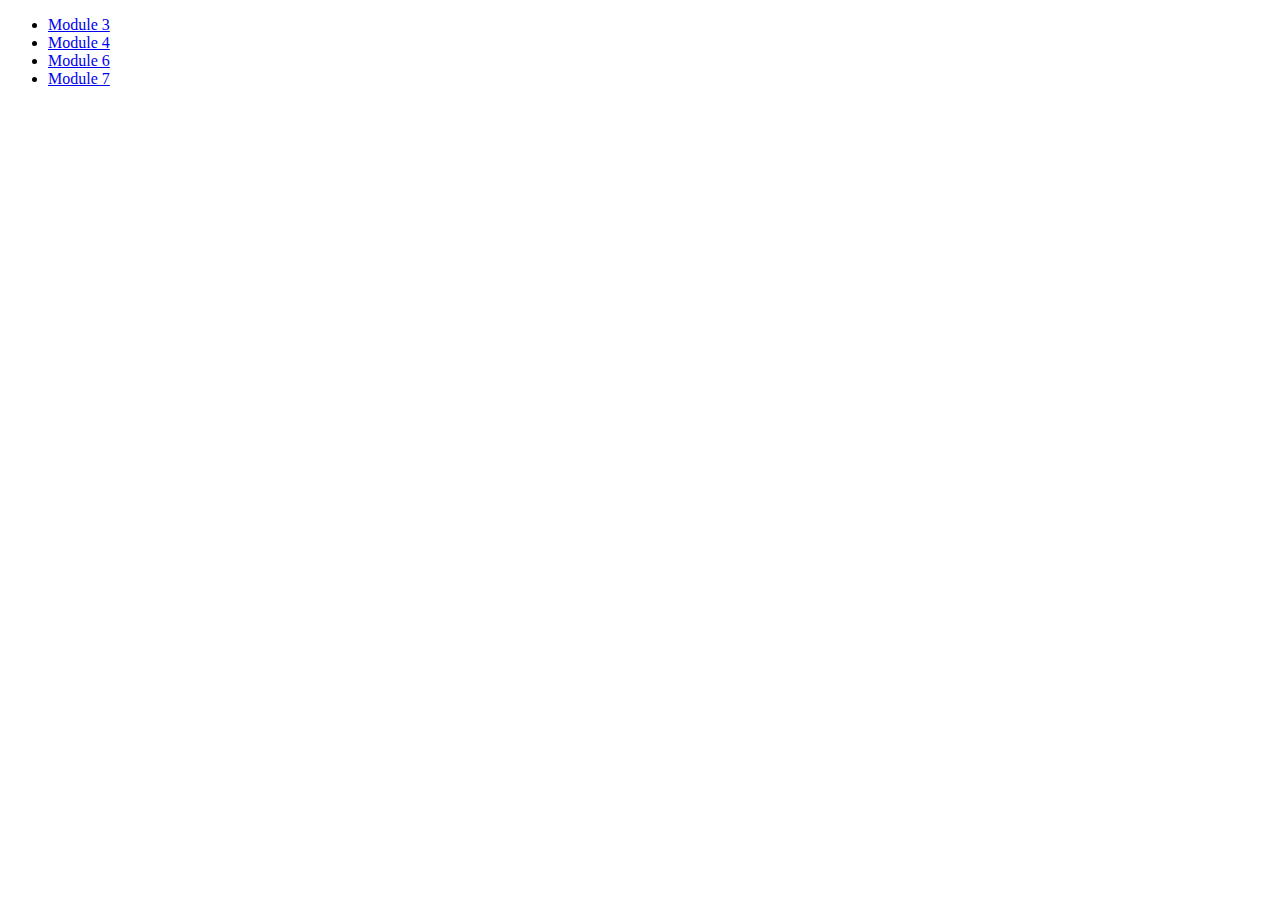
<file: index.html>
<!DOCTYPE html>
<html lang="en">

<head>
    <meta charset="UTF-8">
    <meta name="viewport" content="width=device-width, initial-scale=1.0">
    <title>WEB 210</title>
</head>

<body>
    <ul>
        <li><a href="mod3/index.html">Module 3</a></li>
        <li><a href="mod4/Yaremko.html">Module 4</a></li>
        <li><a href="mod6/Yaremko2.html">Module 6</a></li>
        <li><a href="mod7/Yaremkocontact.html">Module 7</a></li>
    </ul>
</body>

</html>
</file>
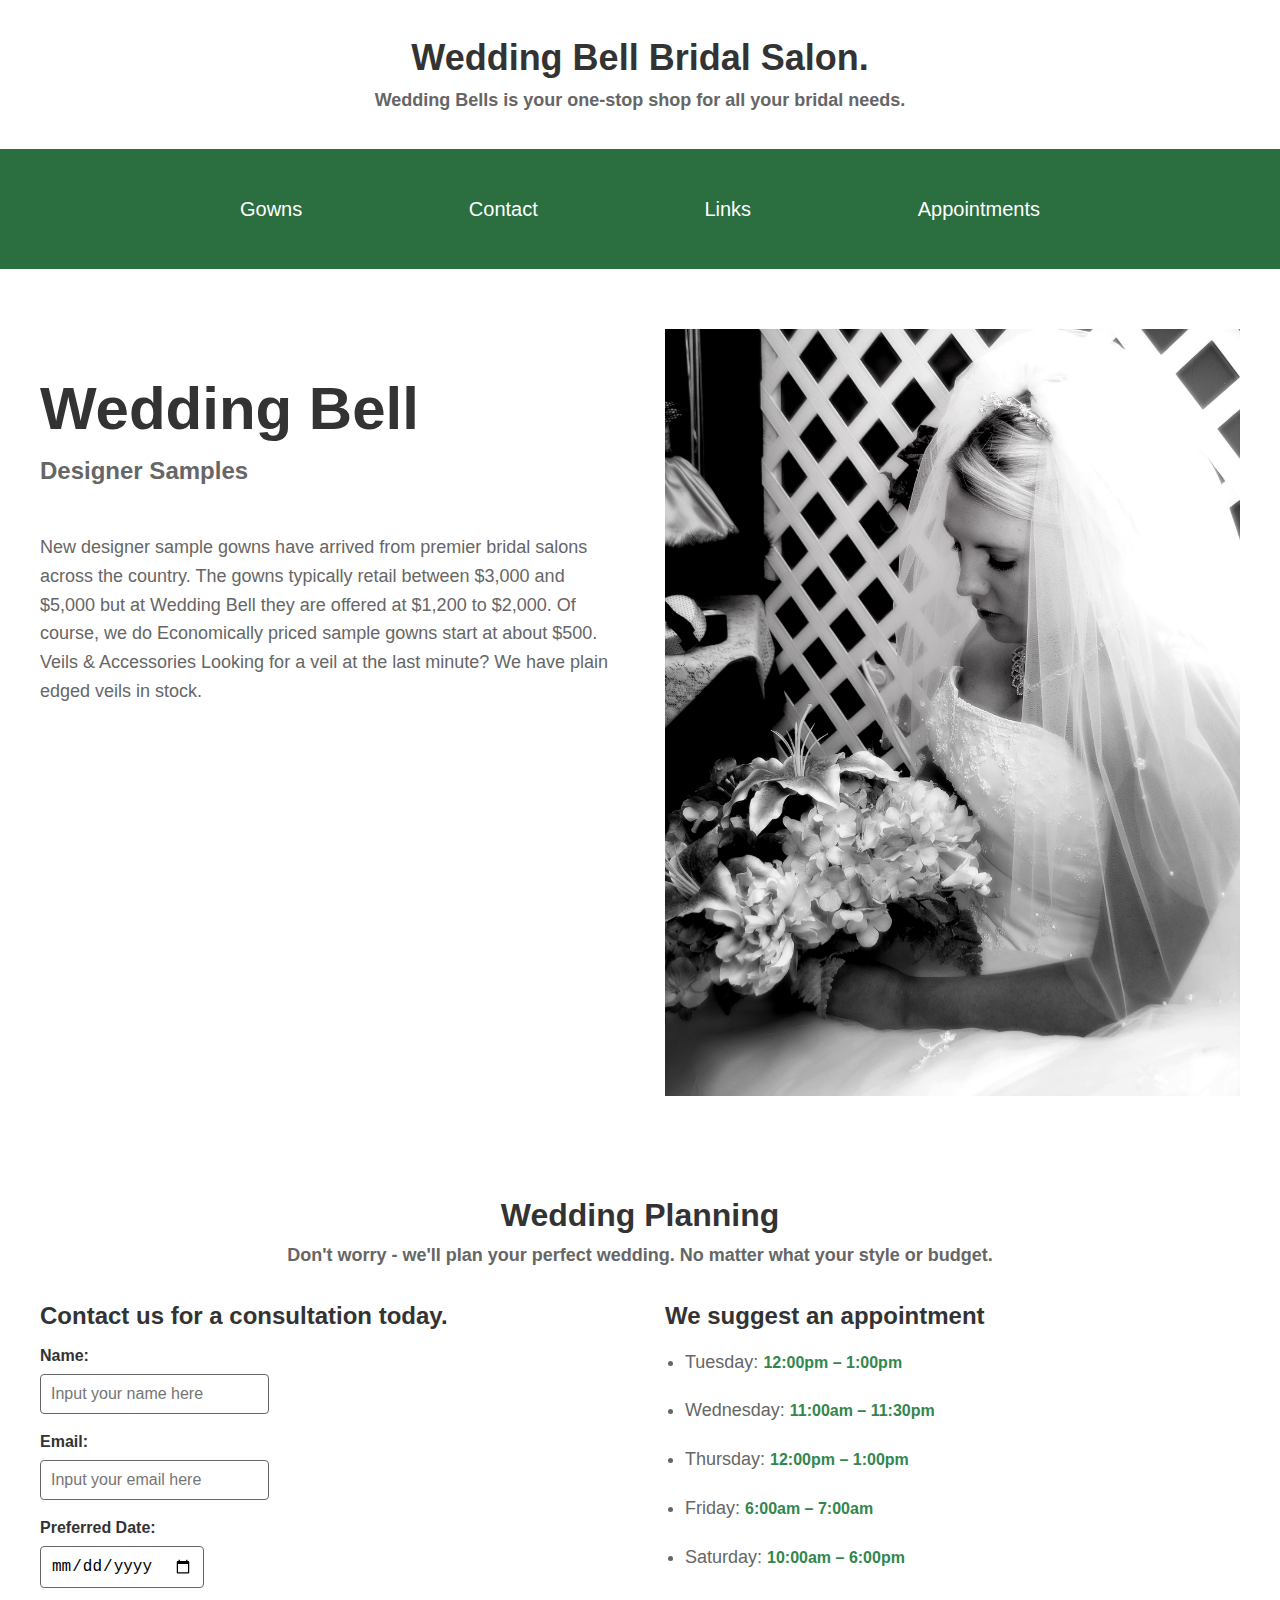
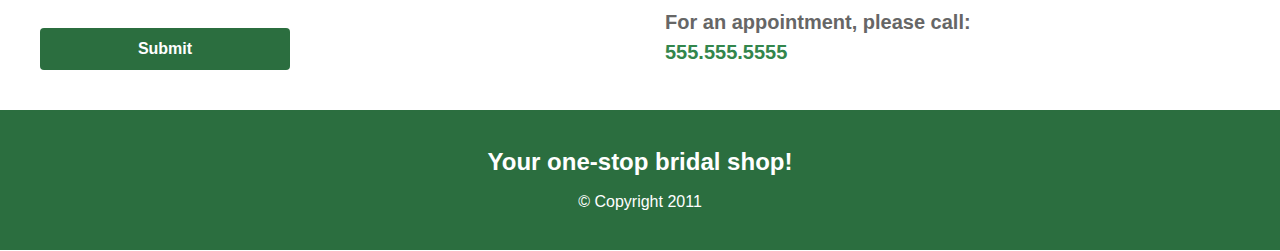
<file: mod11/index.html>
<!DOCTYPE html>
<html lang="en">

<head>
    <!--
        Maksym Yaremko
        April 5, 2026
        WEB 210, Mod 11 - ARIA Landmarks
    -->
    <meta charset="UTF-8">
    <meta name="viewport" content="width=device-width, initial-scale=1.0">
    <title>Wedding Bell Bridal Salon.</title>
    <link rel="stylesheet" href="style.css">
</head>

<body>
    <header role="banner">
        <!-- Role: banner, Element: header | Date Added: April 5, 2026 -->
        <div class="container">
            <h1>Wedding Bell Bridal Salon.</h1>
            <h2>Wedding Bells is your one-stop shop for all your bridal needs.</h2>
        </div>
    </header>

    <nav role="navigation">
        <!-- Role: navigation | Element: nav | Date Added: April 5, 2026 -->
        <div class="container">
            <ul>
                <h2 class="hidden">Main Navigation</h2>
                <li><a href="#gowns.html">Gowns</a></li>
                <li><a href="#contact.html">Contact</a></li>
                <li><a href="#links.html">Links</a></li>
                <li><a href="#appointments.html">Appointments</a></li>
            </ul>
        </div>
    </nav>

    <main role="main">
        <!-- Role: main, Element: main | Date Added: April 5, 2026 -->
        <div class="hero">
            <div class="container">
                <div class="content">
                    <h2>Wedding Bell</h2>
                    <h3>Designer Samples</h3>
                    <p>New designer sample gowns have arrived from premier bridal salons across the country. The gowns
                        typically retail between $3,000 and $5,000 but at Wedding Bell they are offered at $1,200 to
                        $2,000.
                        Of course, we do Economically priced sample gowns start at about $500. Veils & Accessories
                        Looking
                        for a veil at the last minute? We have plain edged veils in stock.</p>
                </div>
                <div class="image">
                    <img src="bride.jpg" alt="Picture of a bride in a wedding gown">
                </div>
            </div>
        </div>

        <div class="appointment">
            <div class="container">
                <div class="appointment__header">
                    <h2>Wedding Planning</h2>
                    <p>Don't worry - we'll plan your perfect wedding. No matter what your style or budget.</p>
                </div>

                <div class="appointment__row">
                    <form action="submit" role="form">
                        <!-- Role: form | Element: form | Date Added: April 5, 2026 -->
                        <h3>Contact us for a consultation today.</h3>

                        <div class="appointment__input">
                            <label for="name">Name:</label>
                            <input placeholder="Input your name here" type="text" id="name" name="name" required>
                        </div>

                        <div class="appointment__input">
                            <label for="email">Email:</label>
                            <input placeholder="Input your email here" type="email" id="email" name="email" required>
                        </div>

                        <div class="appointment__input">
                            <label for="date">Preferred Date:</label>
                            <input type="date" id="date" name="date" required>
                        </div>

                        <button type="submit">Submit</button>
                    </form>

                    <div class="appointment__suggestion" role="complementary">
                        <!-- Role: complementary | Element: div.appointment__suggestion | Date Added: April 5, 2026 -->
                        <h3>We suggest an appointment</h3>
                        <ul>
                            <li>Tuesday: <span>12:00pm – 1:00pm</span></li>
                            <li>Wednesday: <span>11:00am – 11:30pm</span></li>
                            <li>Thursday: <span>12:00pm – 1:00pm</span></li>
                            <li>Friday: <span>6:00am – 7:00am</span></li>
                            <li>Saturday: <span>10:00am – 6:00pm</span></li>
                        </ul>
                        <p class="number">For an appointment, please call: <span>555.555.5555</span></p>
                    </div>
                </div>
            </div>
        </div>
    </main>

    <footer role="contentinfo">
        <!-- Role: contentinfo | Element: footer | Date Added: April 5, 2026 -->
        <div class="container">
            <h2>Your one-stop bridal shop!</h2>
            <p>&copy; Copyright 2011</p>
        </div>
    </footer>

</body>

</html>
</file>
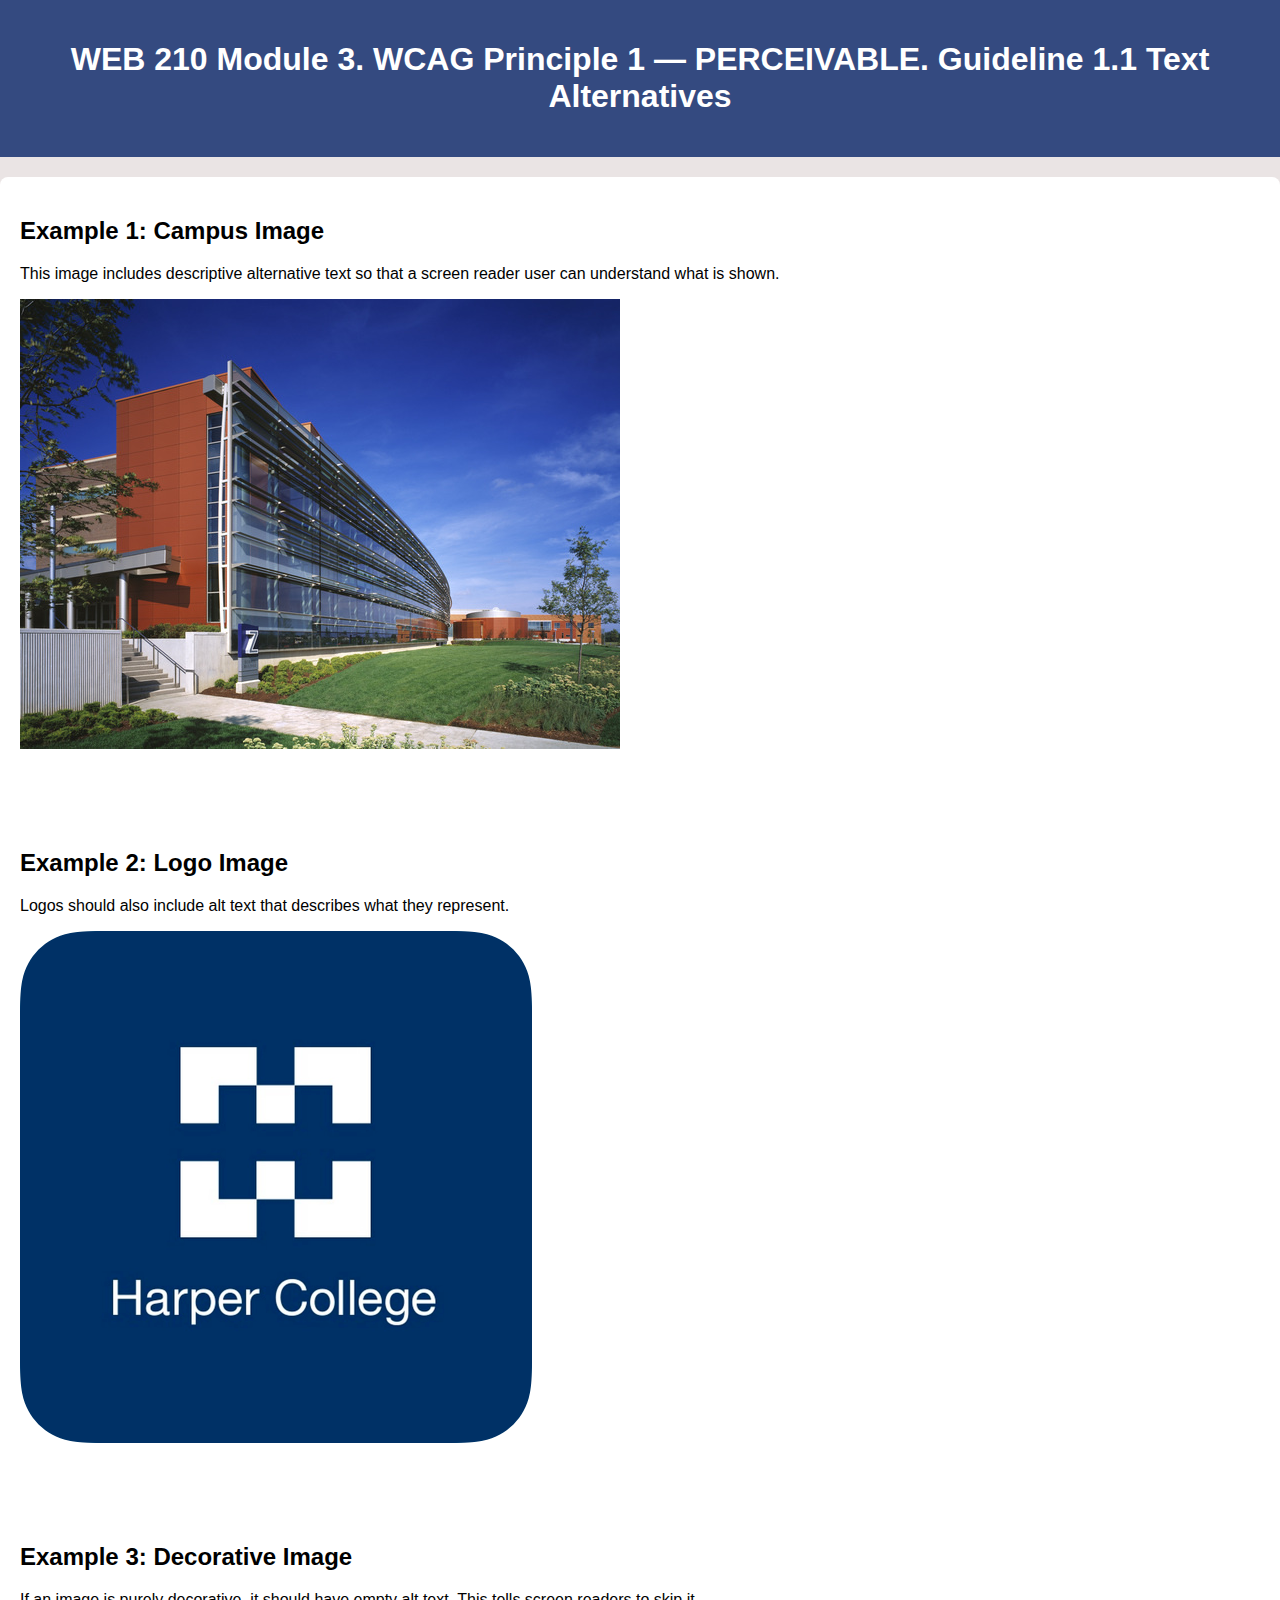
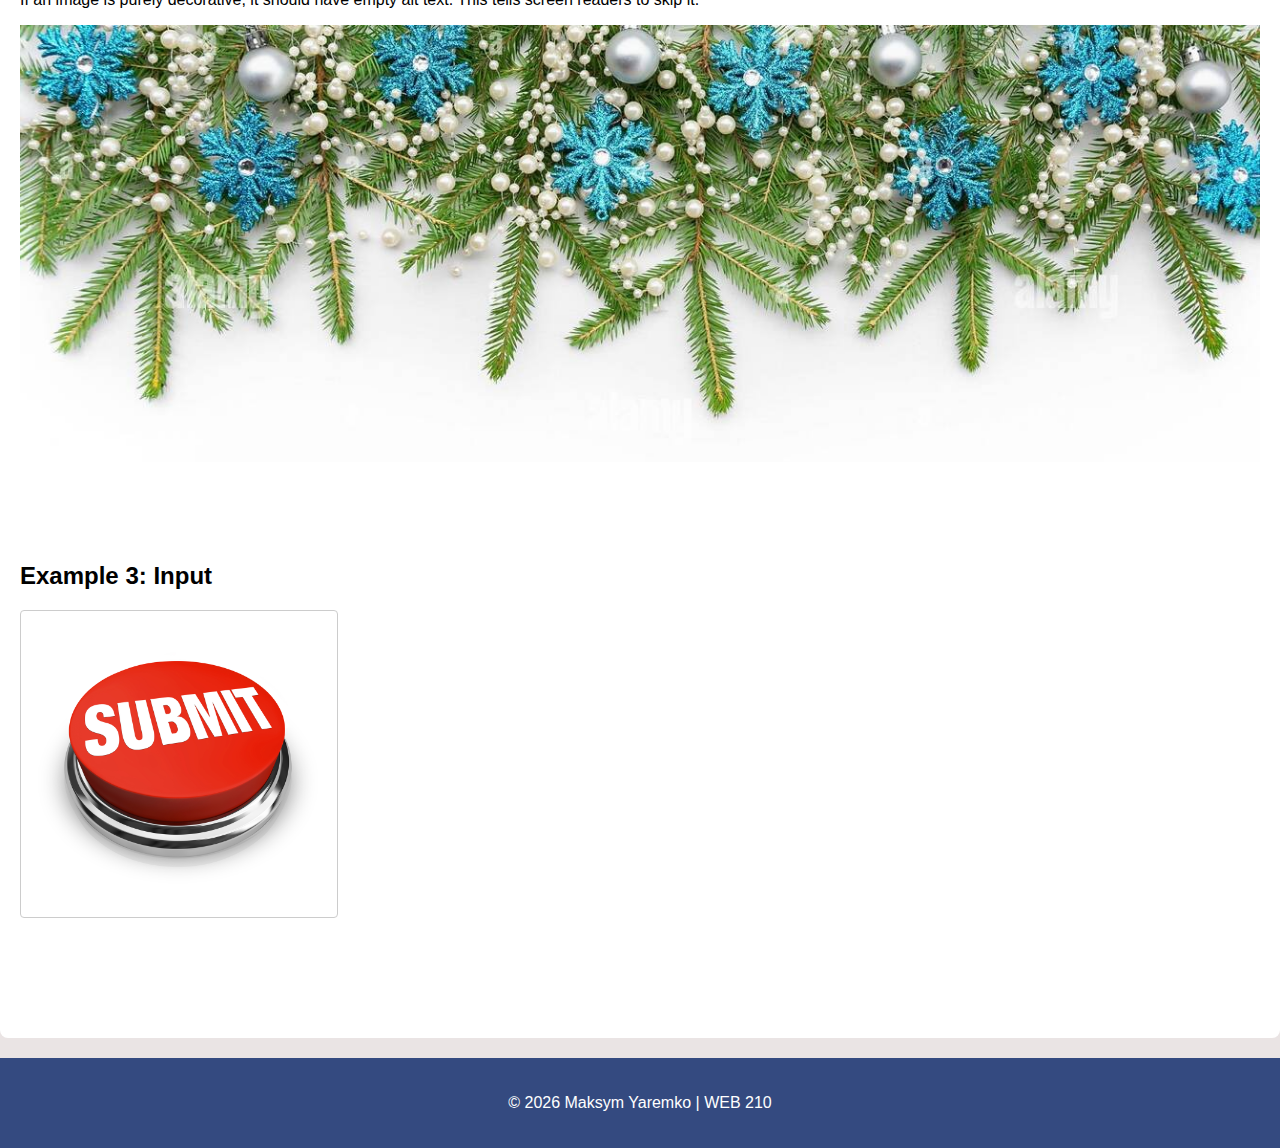
<file: mod3/index.html>
<!DOCTYPE html>
<!-- Maksym Yaremko,
    WEB 210, Module 3, 02/01/2026 -->
<html lang="en">

<head>
    <meta charset="UTF-8">
    <meta name="viewport" content="width=device-width, initial-scale=1.0">
    <title>WEB 210 | Module 3</title>
    <style>
        body {
            font-family: Arial, sans-serif;
            margin: 0;
            background-color: #eae4e4;
        }

        header,
        footer {
            background-color: #344a80;
            color: #FFF;
            text-align: center;
            padding: 20px;
        }
        main {
            max-width: 1400px;
            margin: 20px auto;
            background-color: #fff;
            padding: 20px;
            border-radius: 8px;
        }

        section {
            margin-bottom: 100px;
        }

        img {
            max-width: 100%;
            height: auto;
            display: block;
            margin-top: 10px;
        }

        .decoration {
            min-width: 100%;
            height: auto
        }

        input {
            display: block;
            margin-top: 10px;
            padding: 8px;
            width: 300px;
            max-width: 100%;
            border: 1px solid #ccc;
            border-radius: 4px;
        }
    </style>
</head>

<body>
    <header>
        <h1>WEB 210 Module 3. WCAG Principle 1 — PERCEIVABLE. Guideline 1.1 Text Alternatives</h1>
    </header>
    <main>
        <section class="image-section">
            <h2>Example 1: Campus Image</h2>
            <p>
                This image includes descriptive alternative text so that a screen reader user
                can understand what is shown.
            </p>

            <img src="campus-building.jpg"
                alt="A modern college campus building with large glass windows and a front lawn">
        </section>
        <section class="image-section">
            <h2>Example 2: Logo Image</h2>
            <p>
                Logos should also include alt text that describes what they represent.
            </p>
            <img src="harper-college-logo.png" alt="Harper College official logo">
        </section>
        <section class="image-section">
            <h2>Example 3: Decorative Image</h2>
            <p>
                If an image is purely decorative, it should have empty alt text.
                This tells screen readers to skip it.
            </p>
            <img class="decoration" src="decoration.jpg" alt="">
        </section>
        <section class="input-section">
            <h2>Example 3: Input</h2>
            <input type="image" src="button.jpg" alt="Submit your email address">
        </section>
    </main>

    <footer>
        <p>&copy; 2026 Maksym Yaremko | WEB 210</p>
    </footer>
</body>

</html>
</file>
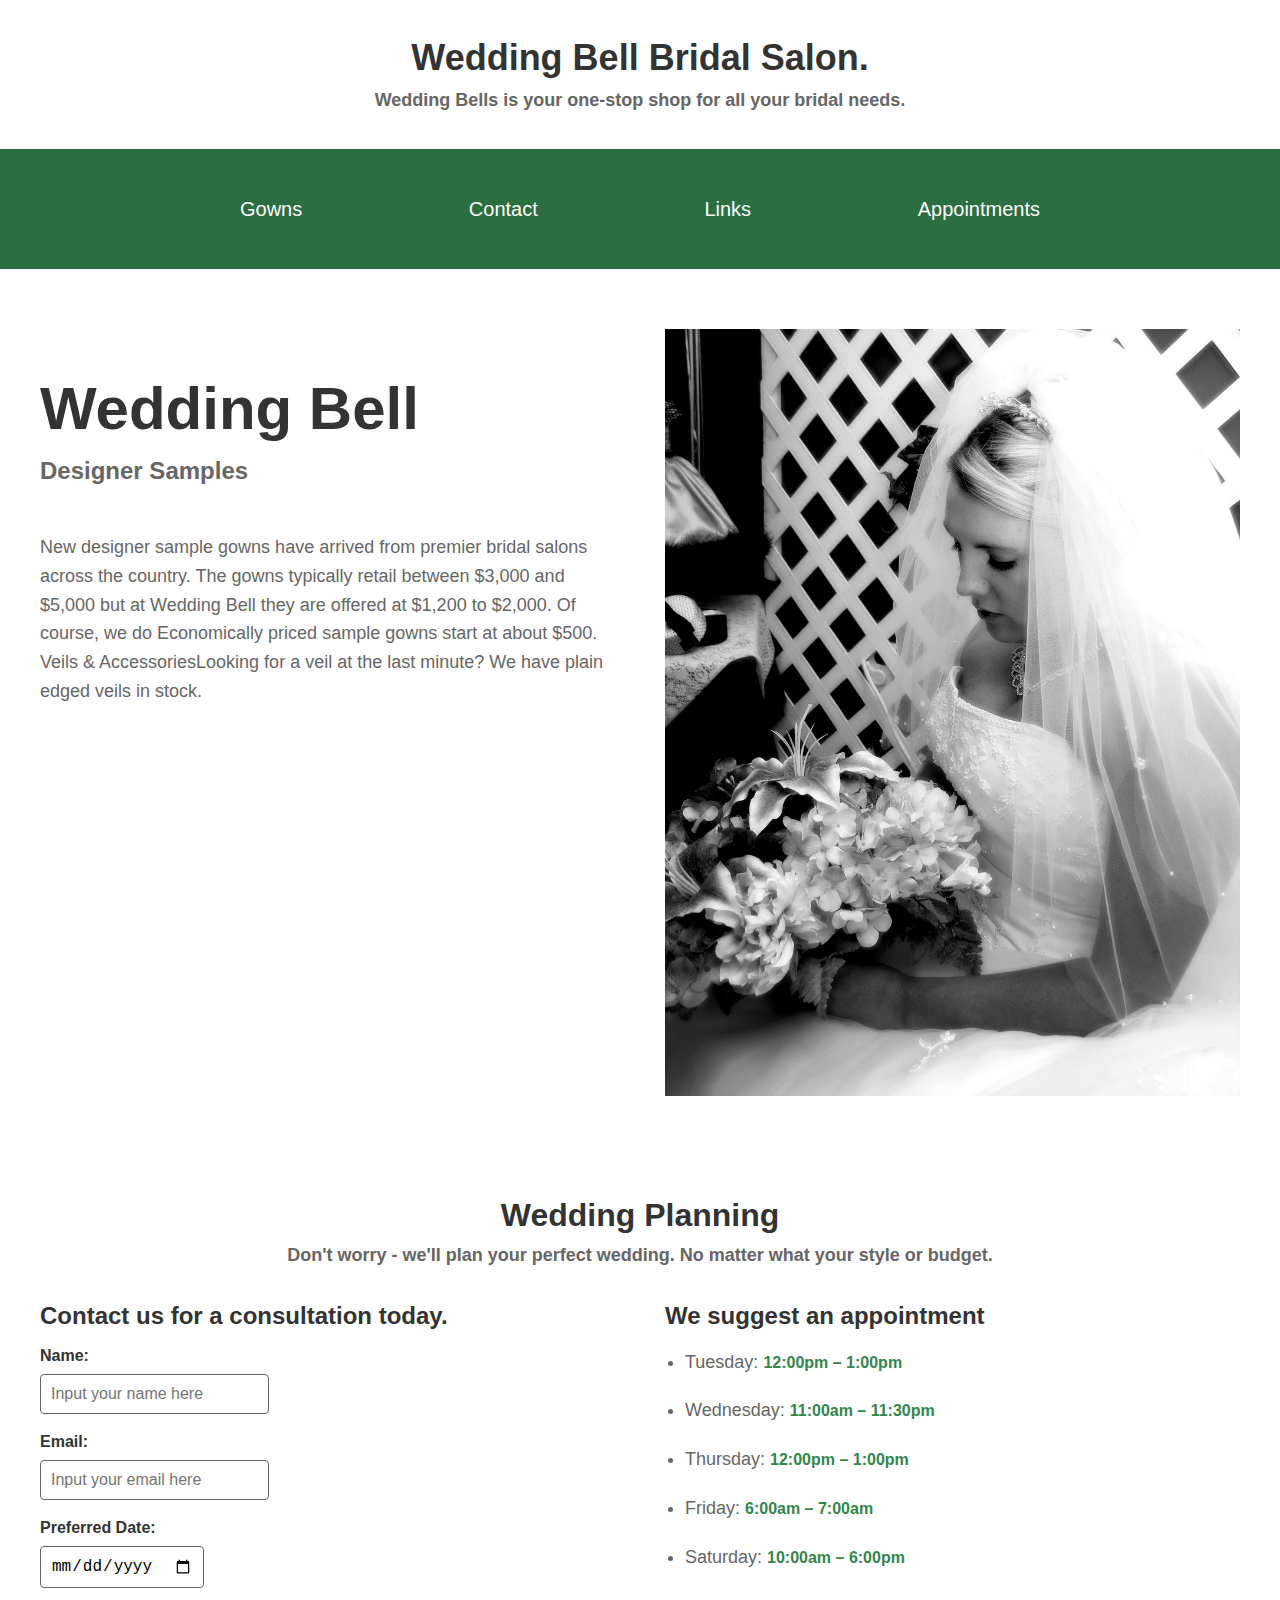
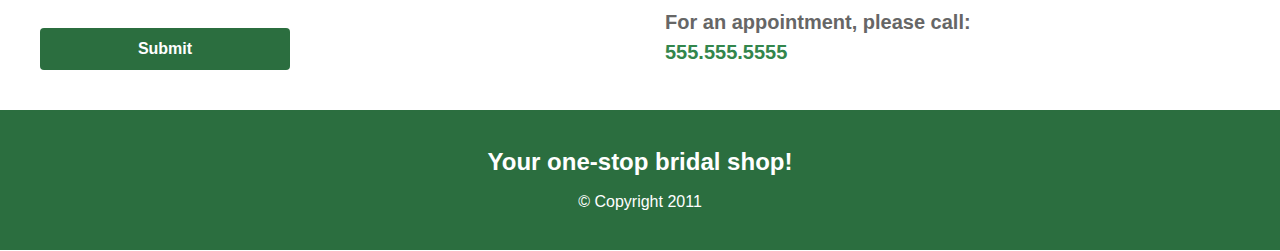
<file: mod9/index.html>
<!DOCTYPE html>
<html lang="en">

<head>
    <meta charset="UTF-8">
    <meta name="viewport" content="width=device-width, initial-scale=1.0">
    <title>Wedding Bell Bridal Salon.</title>
    <link rel="stylesheet" href="style.css">
</head>

<body>
    <header>
        <div class="container">
            <h1>Wedding Bell Bridal Salon.</h1>
            <h2>Wedding Bells is your one-stop shop for all your bridal needs.</h2>
        </div>
    </header>
    <nav>
        <div class="container">
            <ul>
                <h2 class="hidden">Main Navigation</h2>
                <li><a href="#gowns.html">Gowns</a></li>
                <li><a href="#contact.html">Contact</a></li>
                <li><a href="#links.html">Links</a></li>
                <li><a href="#appointments.html">Appointments</a></li>
            </ul>
        </div>
    </nav>
    <main>
        <div class="hero">
            <div class="container">
                <div class="content">
                    <h2>Wedding Bell</h2>
                    <h3>Designer Samples</h3>
                    <p>New designer sample gowns have arrived from premier bridal salons across the country. The gowns
                        typically retail between $3,000 and $5,000 but at Wedding Bell they are offered at $1,200 to
                        $2,000.
                        Of course, we do Economically priced sample gowns start at about $500. Veils &
                        AccessoriesLooking
                        for a veil at the last minute? We have plain edged veils in stock.</p>
                </div>
                <div class="image">
                    <img src="bride.jpg" alt="Picture of a bride in a wedding gown">
                </div>
            </div>
        </div>
        <div class="appointment">
            <div class="container">
                <div class="appointment__header">
                    <h2>Wedding Planning</h2>
                    <p>Don't worry - we'll plan your perfect wedding. No matter what your style or budget.</p>
                </div>
                <div class="appointment__row">
                    <form action="sumbit">
                        <h3>Contact us for a consultation today.</h3>
                        <div class="appointment__input">
                            <label for="name">Name:</label>
                            <input placeholder="Input your name here" type="text" id="name" name="name" required>
                        </div>
                        <div class="appointment__input">
                            <label for="email">Email:</label>
                            <input placeholder="Input your email here" type="email" id="email" name="email" required>
                        </div>
                        <div class="appointment__input">
                            <label for="date">Preferred Date:</label>
                            <input placeholder="Select a date" type="date" id="date" name="date" required>
                        </div>
                        <button type="submit">Submit</button>
                    </form>
                    <div class="appointment__suggestion">
                        <h3>We suggest an appointment</h3>
                        <ul>
                            <li>Tuesday: <span>12:00pm – 1:00pm</span></li>
                            <li>Wednesday: <span>11:00am – 11:30pm</span></li>
                            <li>Thursday: <span>12:00pm – 1:00pm</span></li>
                            <li>Friday: <span>6:00am – 7:00am</span></li>
                            <li>Saturday: <span>10:00am – 6:00pm</span></li>
                        </ul>
                        <p class="number">For an appointment, please call: <span>555.555.5555</span></p>
                    </div>
                </div>
            </div>

        </div>
    </main>
    <footer>
        <div class="container">
            <h2>Your one-stop bridal shop!</h2>
            <p>&copy; Copyright 2011</p>
        </div>
    </footer>
</body>

</html>
</file>
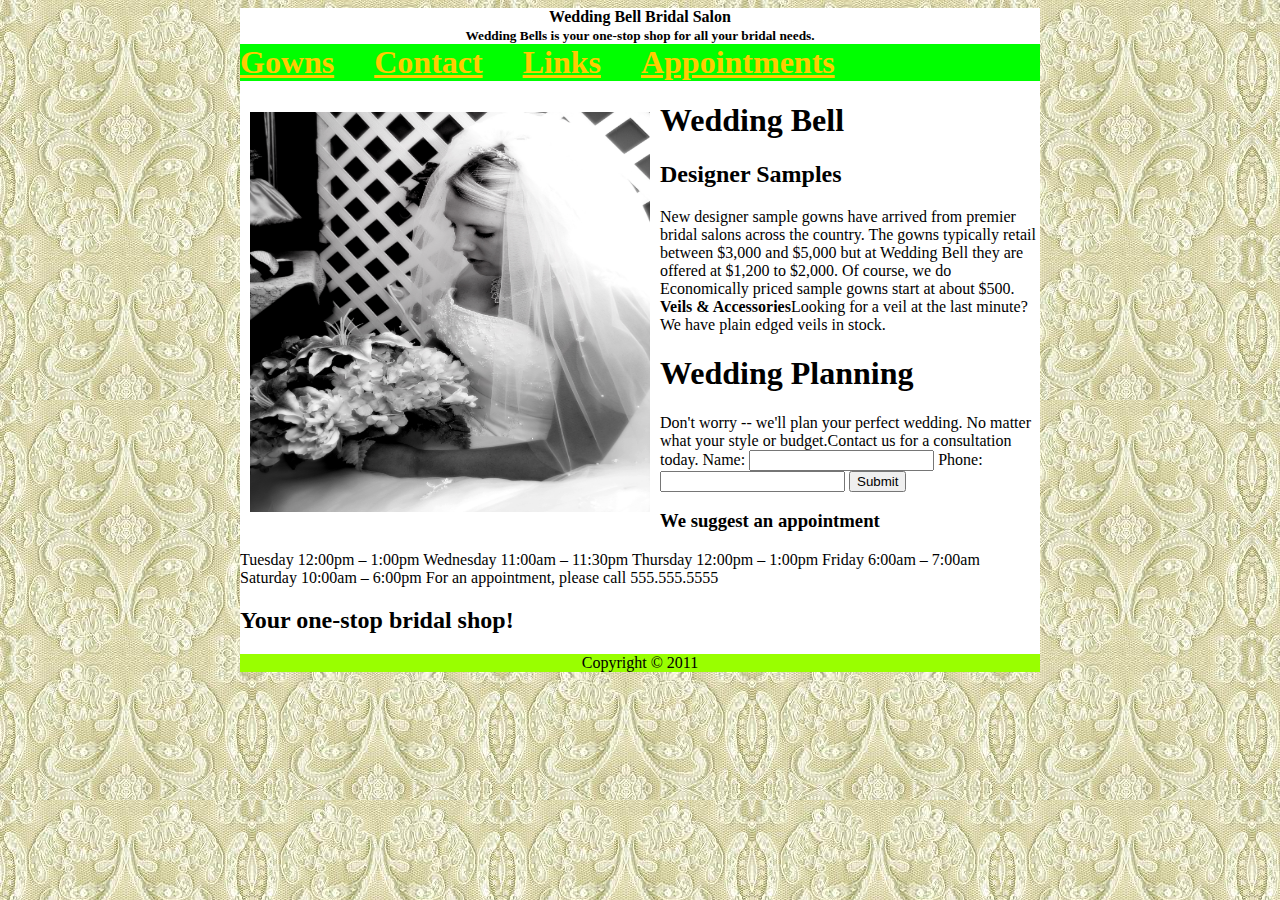
<file: mod11/original-page.html>
<!DOCTYPE html>
<!-- saved from url=(0083)https://harper.blackboard.com/courses/1/60219.202665/content/_11567724_1/index.html -->
<html lang="en"><head><meta http-equiv="Content-Type" content="text/html; charset=UTF-8">

<title>Untitled Document</title>
<style>
body {background-color: #FFFFFF;
      background-image: url(lace.jpg);
	  font-family:"Palatino Linotype", "Book Antiqua", Palatino, serif; }
#wrapper { background-color:#fff; 
           width: 800px;
		   margin: auto;}
#logo, #nav { font-family: "Vladimir Script","Apple Chancery", fantasy }
#logo {font-size: 1em; 
       text-align: center;
       font-weight: bold; }
#nav {font-size: 2em; font-weight: bold; 
      background-color: #00ff00; }
#nav a:link {color: #FC0; }
#nav a:visited { font-size: 3em; }
#nav a:hover { color: #F00; }
#content img {padding: 10px; float: left; }
#footer { text-align: center; 
          background-color: #9F0}
</style>
<style>@font-face {
              font-family: 'Open Sans Regular';
              font-style: normal;
              font-weight: 400;
              src: url('chrome-extension://gkkdmjjodidppndkbkhhknakbeflbomf/fonts/open_sans/open-sans-v18-latin-regular.woff');
          }</style><style>@font-face {
              font-family: 'Open Sans Bold';
              font-style: normal;
              font-weight: 800;
              src: url('chrome-extension://gkkdmjjodidppndkbkhhknakbeflbomf/fonts/open_sans/OpenSans-Bold.woff');
          }</style><style>@font-face {
              font-family: 'Open Sans ExtraBold';
              font-style: normal;
              font-weight: 800;
              src: url('chrome-extension://gkkdmjjodidppndkbkhhknakbeflbomf/fonts/open_sans/open-sans-v18-latin-800.woff');
          }</style></head>
<body>
<div id="wrapper">
<div id="logo">Wedding Bell Bridal Salon<br>
<small>Wedding Bells is your one-stop shop for all your bridal needs.</small>
</div>
<div id="nav"><a href="https://harper.blackboard.com/courses/1/60219.202665/content/_11567724_1/gowns.html">Gowns</a><img src="./original-page_files/spacer.gif" height="1" width="40"><a href="https://harper.blackboard.com/courses/1/60219.202665/content/_11567724_1/contact">Contact</a><img src="./original-page_files/spacer.gif" height="1" width="40"><a href="https://harper.blackboard.com/courses/1/60219.202665/content/_11567724_1/links.html">Links</a><img src="./original-page_files/spacer.gif" height="1" width="40"><a href="https://harper.blackboard.com/courses/1/60219.202665/content/_11567724_1/links.html">Appointments</a>
</div>
<div id="content">
<img src="./original-page_files/bride.jpg" height="400" width="400">
<h1>Wedding Bell</h1>
<h2>Designer Samples</h2>
<p>New designer sample gowns have arrived from premier bridal salons across the country. The gowns typically retail between $3,000 and $5,000 but at Wedding Bell they are offered at $1,200 to $2,000. Of course, we do Economically priced sample gowns start at about $500.
<large><b>Veils &amp; Accessories</b><large>Looking for a veil at the last minute? We have plain edged veils in stock.
</large></large></p><h1>Wedding Planning</h1>
Don't worry -- we'll plan your perfect wedding. No matter what your style or budget.Contact us for a consultation today.
Name: <input type="text">
Phone: <input type="tel">
<input type="submit">
<h3>We suggest an appointment</h3>

Tuesday 12:00pm – 1:00pm
Wednesday 11:00am – 11:30pm
Thursday 12:00pm – 1:00pm
Friday 6:00am – 7:00am
Saturday 10:00am – 6:00pm

For an appointment, please call 555.555.5555
<h2>Your one-stop bridal shop!

</h2></div>
<div id="footer">
Copyright © 2011
</div>
</div>


<div id="hl-aria-live-message-container" aria-live="polite" class="visually-hidden"></div><div id="hl-aria-live-alert-container" role="alert" aria-live="assertive" class="visually-hidden"></div></body></html>
</file>
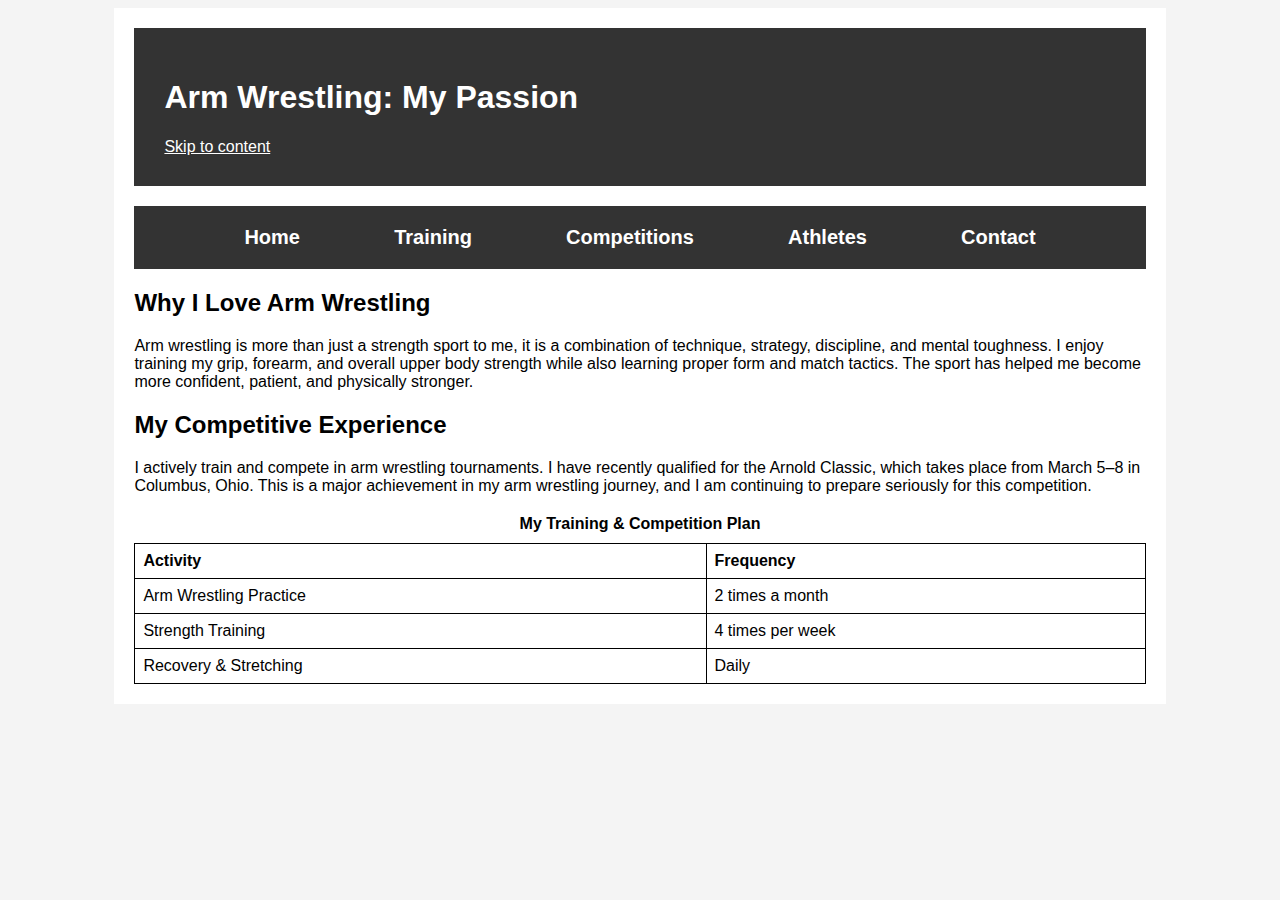
<file: mod4/Yaremko.html>
<!DOCTYPE html>
<!-- Maksym Yaremko,
    WEB 210, Module 4, 02/05/2026 -->
<html lang="en">

<head>
    <meta charset="UTF-8" />
    <meta name="viewport" content="width=device-width, initial-scale=1.0" />
    <title>My Hobby: Arm Wrestling</title>
    <link rel="stylesheet" href="Yaremko.css" />
</head>

<body>

    <div class="container">
        <header>
            <h1>Arm Wrestling: My Passion</h1>
            <a href="#content" class="skip-link">Skip to content</a>
        </header>

        <nav>
            <ul class="nav-menu">
                <li><a href="#">Home</a></li>
                <li><a href="#">Training</a></li>
                <li><a href="#">Competitions</a></li>
                <li><a href="#">Athletes</a></li>
                <li><a href="#">Contact</a></li>
            </ul>
        </nav>

        <main id="content">

            <h2>Why I Love Arm Wrestling</h2>
            <p>
                Arm wrestling is more than just a strength sport to me, it is a combination of technique, strategy,
                discipline, and mental toughness. I enjoy training my grip, forearm, and overall upper body strength
                while also learning proper form and match tactics. The sport has helped me become more confident,
                patient, and physically stronger.
            </p>

            <h2>My Competitive Experience</h2>
            <p>
                I actively train and compete in arm wrestling tournaments. I have recently qualified for the
                Arnold Classic, which takes place from March 5–8 in Columbus, Ohio. This is a major achievement
                in my arm wrestling journey, and I am continuing to prepare seriously for this competition.
            </p>

            <table>
                <caption>My Training & Competition Plan</caption>
                <thead>
                    <tr>
                        <th>Activity</th>
                        <th>Frequency</th>
                    </tr>
                </thead>
                <tbody>
                    <tr>
                        <td>Arm Wrestling Practice</td>
                        <td>2 times a month</td>
                    </tr>
                    <tr>
                        <td>Strength Training</td>
                        <td>4 times per week</td>
                    </tr>
                    <tr>
                        <td>Recovery & Stretching</td>
                        <td>Daily</td>
                    </tr>
                </tbody>
            </table>

        </main>

    </div>

</body>

</html>
</file>
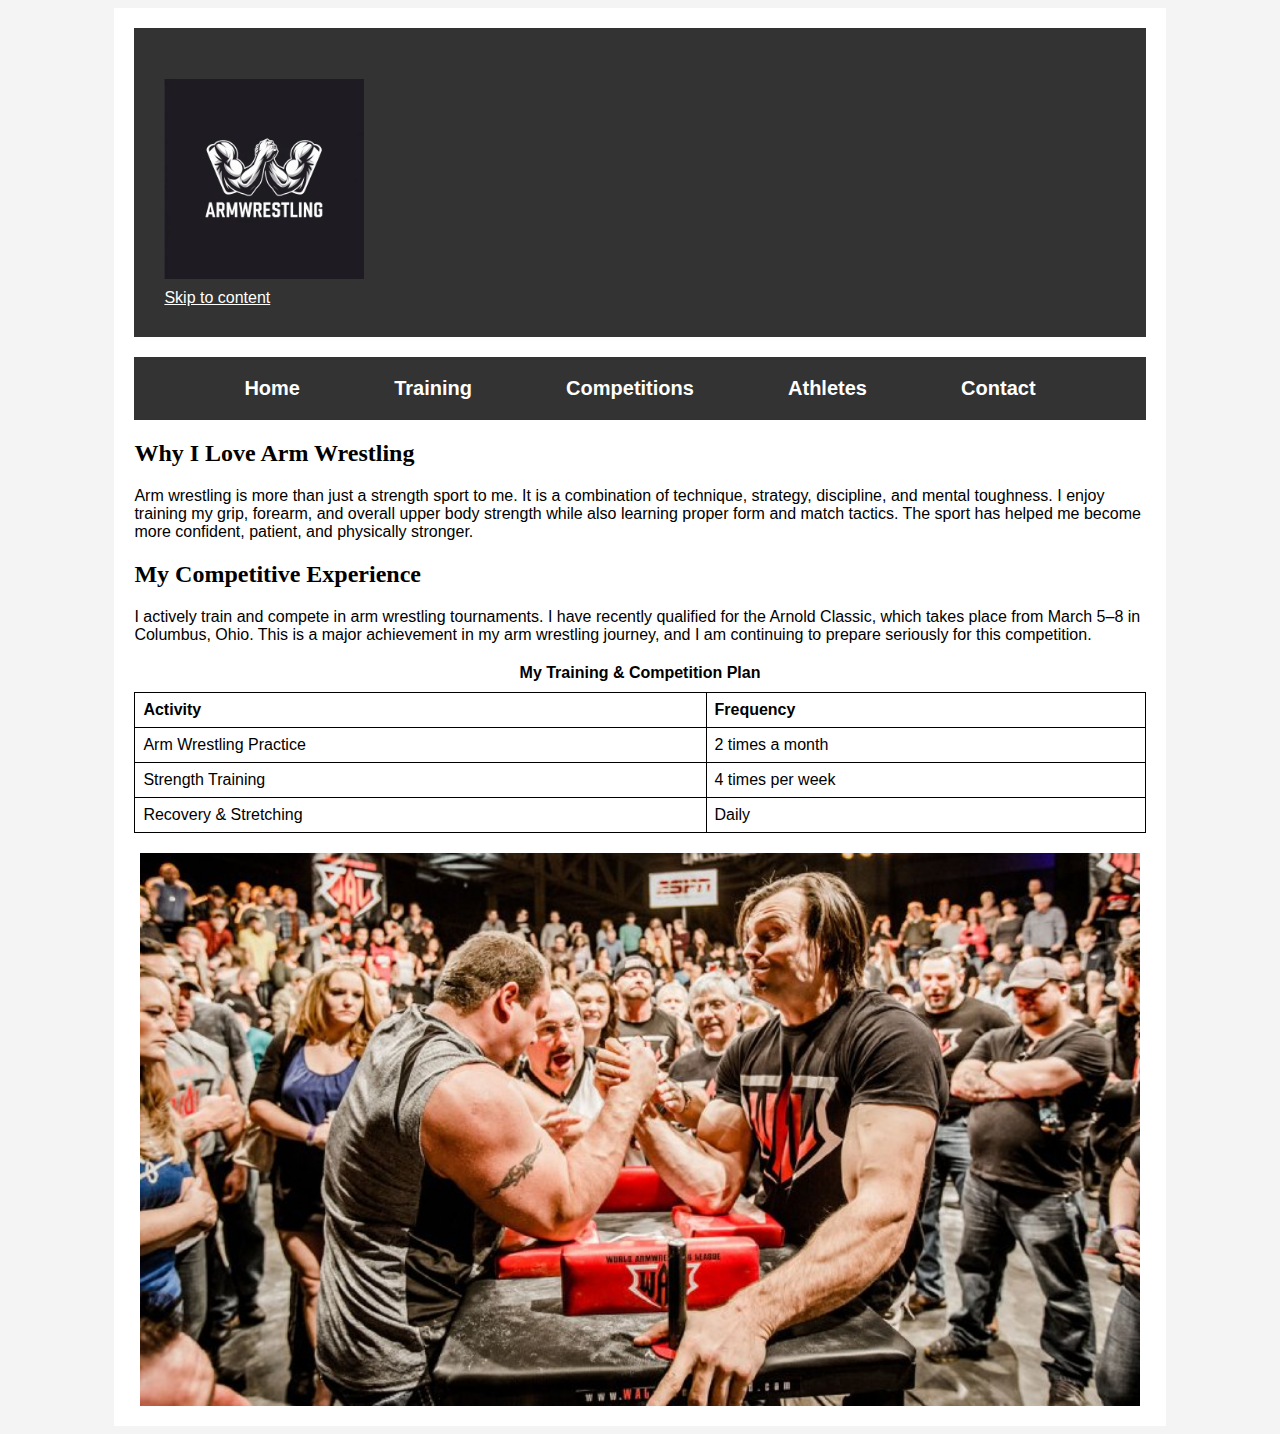
<file: mod6/Yaremko2.html>
<!DOCTYPE html>
<!-- Maksym Yaremko,
    WEB 210, Module 6, 02/19/2026 -->
<html lang="en">

<head>
    <meta charset="UTF-8" />
    <meta name="viewport" content="width=device-width, initial-scale=1.0" />
    <title>My Hobby: Arm Wrestling</title>
    <link rel="stylesheet" href="Yaremko.css" />
</head>

<body>

    <div class="container">
        <header>
            <div id="logo">
                <h1>Arm Wrestling: My Passion</h1>
            </div>
            <a href="#content" class="skip-link">Skip to content</a>
        </header>

        <nav>
            <h2 class="hidden">Main Navigation</h2>
            <ul class="nav-menu">
                <li><a href="#">Home</a></li>
                <li><a href="#">Training</a></li>
                <li><a href="#">Competitions</a></li>
                <li><a href="#">Athletes</a></li>
                <li><a href="#">Contact</a></li>
            </ul>
        </nav>

        <main id="content">

            <h2>Why I Love Arm Wrestling</h2>
            <p>
                Arm wrestling is more than just a strength sport to me. It is a combination of technique, strategy,
                discipline, and mental toughness. I enjoy training my grip, forearm, and overall upper body strength
                while also learning proper form and match tactics. The sport has helped me become more confident,
                patient, and physically stronger.
            </p>

            <h2>My Competitive Experience</h2>
            <p>
                I actively train and compete in arm wrestling tournaments. I have recently qualified for the
                Arnold Classic, which takes place from March 5–8 in Columbus, Ohio. This is a major achievement
                in my arm wrestling journey, and I am continuing to prepare seriously for this competition.
            </p>

            <table>
                <caption>My Training & Competition Plan</caption>
                <thead>
                    <tr>
                        <th>Activity</th>
                        <th>Frequency</th>
                    </tr>
                </thead>
                <tbody>
                    <tr>
                        <td>Arm Wrestling Practice</td>
                        <td>2 times a month</td>
                    </tr>
                    <tr>
                        <td>Strength Training</td>
                        <td>4 times per week</td>
                    </tr>
                    <tr>
                        <td>Recovery & Stretching</td>
                        <td>Daily</td>
                    </tr>
                </tbody>
            </table>

            <div id="image-content">
                <img src="match.jpg" alt="Arm wrestling match between two athletes">
            </div>
        </main>

    </div>

</body>

</html>
</file>
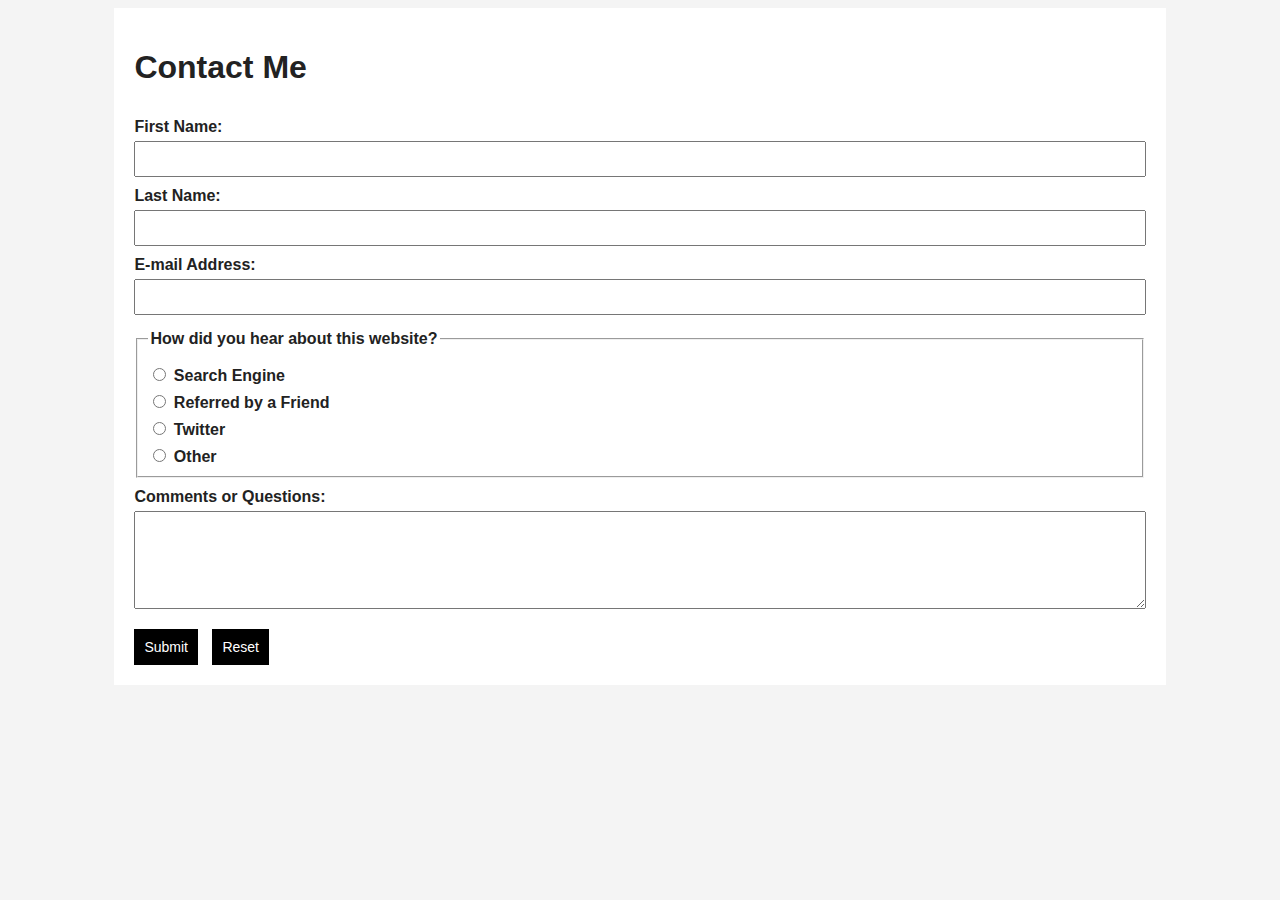
<file: mod7/Yaremkocontact.html>
<!DOCTYPE html>
<html lang="en">

<head>
    <meta charset="UTF-8" />
    <meta name="viewport" content="width=device-width, initial-scale=1.0" />
    <title>Contact</title>
    <link rel="stylesheet" href="Yaremkocontact.css" />
</head>

<body>

    <div class="container">
        <header>
            <h1>Contact Me</h1>
        </header>
        <main>
            <form action="http://webdevbasics.net/scripts/demo.php" method="post">
                <label for="fname">First Name:</label>
                <input type="text" id="fname" name="fname" required>
                <label for="lname">Last Name:</label>
                <input type="text" id="lname" name="lname" required>
                <label for="email">E-mail Address:</label>
                <input type="email" id="email" name="email" required>
                <fieldset>
                    <legend>How did you hear about this website?</legend>
                    <label>
                        <input type="radio" name="source" value="Search Engine" required>
                        Search Engine
                    </label>
                    <label>
                        <input type="radio" name="source" value="Friend">
                        Referred by a Friend
                    </label>
                    <label>
                        <input type="radio" name="source" value="Twitter">
                        Twitter
                    </label>
                    <label>
                        <input type="radio" name="source" value="Other">
                        Other
                    </label>
                </fieldset>
                <label for="comments">Comments or Questions:</label>
                <textarea id="comments" name="comments" rows="5"></textarea>
                <div class="buttons">
                    <input type="submit" value="Submit">
                    <input type="reset" value="Reset">
                </div>

            </form>

        </main>

    </div>

</body>

</html>
</file>
<file: mod11/style.css>
html,
body,
div,
span,
applet,
object,
iframe,
h1,
h2,
h3,
h4,
h5,
h6,
p,
blockquote,
pre,
a,
abbr,
acronym,
address,
big,
cite,
code,
del,
dfn,
em,
img,
ins,
kbd,
q,
s,
samp,
small,
strike,
strong,
sub,
sup,
tt,
var,
b,
u,
i,
center,
dl,
dt,
dd,
ol,
ul,
li,
fieldset,
form,
label,
legend,
table,
caption,
tbody,
tfoot,
thead,
tr,
th,
td,
article,
aside,
canvas,
details,
embed,
figure,
figcaption,
footer,
header,
hgroup,
menu,
nav,
output,
ruby,
section,
summary,
time,
mark,
audio,
video {
    margin: 0;
    padding: 0;
    border: 0;
    font-size: 100%;
    font: inherit;
    vertical-align: baseline;
}

/* HTML5 display-role reset for older browsers */
article,
aside,
details,
figcaption,
figure,
footer,
header,
hgroup,
menu,
nav,
section {
    display: block;
}

body {
    line-height: 1;
}

ol,
ul {
    list-style: none;
}

blockquote,
q {
    quotes: none;
}

blockquote:before,
blockquote:after,
q:before,
q:after {
    content: '';
    content: none;
}

table {
    border-collapse: collapse;
    border-spacing: 0;
}

body {
    height: 100vh;
    font-family: Helvetica, sans-serif;
    background-image: url('./lace.jpg');
    background-size: contain;
    background-repeat: repeat;
    background-position: top;

}

.hidden {
    display: none;
}

.container {
    max-width: 1200px;
    margin: 0 auto;
    padding: 40px;
    background-color: #fff;
}

header {
    text-align: center;
}

header h1,
.appointment__header h2 {
    font-size: 36px;
    color: #333;
    font-weight: 700;
}

header h2,
.appointment__header p {
    font-size: 18px;
    color: #666;
    margin-top: 15px;
    font-weight: 600;
}

nav .container {
    background-color: #2B6E3F;
}

nav ul {
    display: flex;
    justify-content: space-between;
    padding: 10px 0;
    max-width: 800px;
    margin: 0 auto;
}

nav a {
    color: #fff;
    text-decoration: none;
    font-size: 20px;
    font-weight: 500;
}

nav a:hover {
    text-decoration: underline;
}

.hero .container {
    display: grid;
    grid-template-columns: 1fr 1fr;
    gap: 50px;
    justify-content: space-between;
    padding: 60px 40px;
}

.hero img {
    max-width: 100%;
}

.hero .content {
    padding: 50px 0;
}

.hero .content h2 {
    font-size: 60px;
    color: #333;
    margin-bottom: 20px;
    font-weight: 700;
}

.hero .content h3 {
    font-size: 24px;
    color: #666;
    margin-bottom: 50px;
    font-weight: 600;
}

.hero .content p {
    font-size: 18px;
    color: #666;
    margin-bottom: 30px;
    line-height: 1.6;
}

.appointment__header h2 {
    font-size: 32px;
}

.appointment__header p {
    font-size: 18px;
}

.appointment__header {
    text-align: center;
    margin-bottom: 40px;
}

.appointment__row {
    display: grid;
    grid-template-columns: 1fr 1fr;
    gap: 50px;
}

.appointment__row form {
    display: flex;
    flex-direction: column;
    gap: 20px;
}

.appointment__row h3 {
    font-size: 24px;
    color: #333;
    font-weight: 600;
}

.appointment__input label {
    font-size: 16px;
    color: #333;
    font-weight: 700;
    display: block;
    margin-bottom: 10px;
}

.appointment__input input,
.appointment__input textarea {
    padding: 10px;
    border: 1px solid #666;
    border-radius: 4px;
    font-size: 16px;
}

.appointment__row form button {
    padding: 12px 20px;
    background-color: #2B6E3F;
    color: #fff;
    border: none;
    border-radius: 4px;
    font-size: 16px;
    font-weight: 600;
    cursor: pointer;
    max-width: 250px;
    margin-top: 20px;
}

.appointment__suggestion ul {
    display: grid;
    list-style: disc;
    padding-left: 20px;
    margin-top: 20px;
    gap: 20px;
    margin-bottom: 40px;
}

.appointment__suggestion li {
    font-size: 18px;
    color: #666;
    line-height: 1.6;
    font-weight: 500;
}

.appointment__suggestion span {
    font-size: 16px;
    color: #33864c;
    font-weight: 700;
}

.number {
    font-size: 20px;
    color: #666;
    font-weight: 700;
}

.number span {
    color: #33864c;
    font-size: 20px;
    display: block;
    margin-top: 10px;
}

footer {
    text-align: center;
    color: #fff;
}

footer .container {
    background-color: #2B6E3F;
}

footer h2 {
    font-size: 24px;
    margin-bottom: 20px;
    font-weight: 600;
}

footer p {
    font-size: 16px;
    font-weight: 500;
}
</file>
<file: mod9/style.css>
html,
body,
div,
span,
applet,
object,
iframe,
h1,
h2,
h3,
h4,
h5,
h6,
p,
blockquote,
pre,
a,
abbr,
acronym,
address,
big,
cite,
code,
del,
dfn,
em,
img,
ins,
kbd,
q,
s,
samp,
small,
strike,
strong,
sub,
sup,
tt,
var,
b,
u,
i,
center,
dl,
dt,
dd,
ol,
ul,
li,
fieldset,
form,
label,
legend,
table,
caption,
tbody,
tfoot,
thead,
tr,
th,
td,
article,
aside,
canvas,
details,
embed,
figure,
figcaption,
footer,
header,
hgroup,
menu,
nav,
output,
ruby,
section,
summary,
time,
mark,
audio,
video {
    margin: 0;
    padding: 0;
    border: 0;
    font-size: 100%;
    font: inherit;
    vertical-align: baseline;
}

/* HTML5 display-role reset for older browsers */
article,
aside,
details,
figcaption,
figure,
footer,
header,
hgroup,
menu,
nav,
section {
    display: block;
}

body {
    line-height: 1;
}

ol,
ul {
    list-style: none;
}

blockquote,
q {
    quotes: none;
}

blockquote:before,
blockquote:after,
q:before,
q:after {
    content: '';
    content: none;
}

table {
    border-collapse: collapse;
    border-spacing: 0;
}

body {
    height: 100vh;
    font-family: Helvetica, sans-serif;
    background-image: url('./lace.jpg');
    background-size: contain;
    background-repeat: repeat;
    background-position: top;

}

.hidden {
    display: none;
}

.container {
    max-width: 1200px;
    margin: 0 auto;
    padding: 40px;
    background-color: #fff;
}

header {
    text-align: center;
}

header h1,
.appointment__header h2 {
    font-size: 36px;
    color: #333;
    font-weight: 700;
}

header h2,
.appointment__header p {
    font-size: 18px;
    color: #666;
    margin-top: 15px;
    font-weight: 600;
}

nav .container {
    background-color: #2B6E3F;
}

nav ul {
    display: flex;
    justify-content: space-between;
    padding: 10px 0;
    max-width: 800px;
    margin: 0 auto;
}

nav a {
    color: #fff;
    text-decoration: none;
    font-size: 20px;
    font-weight: 500;
}

nav a:hover {
    text-decoration: underline;
}

.hero .container {
    display: grid;
    grid-template-columns: 1fr 1fr;
    gap: 50px;
    justify-content: space-between;
    padding: 60px 40px;
}

.hero img {
    max-width: 100%;
}

.hero .content {
    padding: 50px 0;
}

.hero .content h2 {
    font-size: 60px;
    color: #333;
    margin-bottom: 20px;
    font-weight: 700;
}

.hero .content h3 {
    font-size: 24px;
    color: #666;
    margin-bottom: 50px;
    font-weight: 600;
}

.hero .content p {
    font-size: 18px;
    color: #666;
    margin-bottom: 30px;
    line-height: 1.6;
}

.appointment__header h2 {
    font-size: 32px;
}

.appointment__header p {
    font-size: 18px;
}

.appointment__header {
    text-align: center;
    margin-bottom: 40px;
}

.appointment__row {
    display: grid;
    grid-template-columns: 1fr 1fr;
    gap: 50px;
}

.appointment__row form {
    display: flex;
    flex-direction: column;
    gap: 20px;
}

.appointment__row h3 {
    font-size: 24px;
    color: #333;
    font-weight: 600;
}

.appointment__input label {
    font-size: 16px;
    color: #333;
    font-weight: 700;
    display: block;
    margin-bottom: 10px;
}

.appointment__input input,
.appointment__input textarea {
    padding: 10px;
    border: 1px solid #666;
    border-radius: 4px;
    font-size: 16px;
}

.appointment__row form button {
    padding: 12px 20px;
    background-color: #2B6E3F;
    color: #fff;
    border: none;
    border-radius: 4px;
    font-size: 16px;
    font-weight: 600;
    cursor: pointer;
    max-width: 250px;
    margin-top: 20px;
}

.appointment__suggestion ul {
    display: grid;
    list-style: disc;
    padding-left: 20px;
    margin-top: 20px;
    gap: 20px;
    margin-bottom: 40px;
}

.appointment__suggestion li {
    font-size: 18px;
    color: #666;
    line-height: 1.6;
    font-weight: 500;
}

.appointment__suggestion span {
    font-size: 16px;
    color: #33864c;
    font-weight: 700;
}

.number {
    font-size: 20px;
    color: #666;
    font-weight: 700;
}

.number span {
    color: #33864c;
    font-size: 20px;
    display: block;
    margin-top: 10px;
}

footer {
    text-align: center;
    color: #fff;
}

footer .container {
    background-color: #2B6E3F;
}

footer h2 {
    font-size: 24px;
    margin-bottom: 20px;
    font-weight: 600;
}

footer p {
    font-size: 16px;
    font-weight: 500;
}
</file>
<file: mod4/Yaremko.css>
body {
    font-family: Arial, sans-serif;
    background-color: #f4f4f4;
}

.container {
    width: 80%;
    margin: 0 auto;
    background: white;
    padding: 20px;
}
header{
    background-color: #333;
    padding: 30px;
}
h1 {
    font-weight: 700;
    color: #fff;
}
.skip-link {
    color: #fff;
}

.nav-menu {
    display: flex;
    list-style: none;
    padding: 0;
    justify-content: space-between;
    background: #333;
    padding: 10px 100px;
    font-size: 20px;
    font-weight: 600;
}

.nav-menu li {
    padding: 10px;
}

.nav-menu a {
    color: #fff;
    text-decoration: none;
    transition: all 0.2s;
}

.nav-menu a:hover {
    text-decoration: underline;
}


table {
    width: 100%;
    border-collapse: collapse;
    margin-top: 20px;
}

th,
td {
    border: 1px solid black;
    padding: 8px;
    text-align: left;
}

caption {
    font-weight: bold;
    margin-bottom: 10px;
}
</file>
<file: mod6/Yaremko.css>
body {
    font-family: Arial, sans-serif;
    background-color: #f4f4f4;
}

.container {
    width: 80%;
    margin: 0 auto;
    background: white;
    padding: 20px;
}

header {
    background-color: #333;
    padding: 30px;
}

#logo {
    background-image: url('./logo.webp');
    background-repeat: no-repeat;
    height: 200px;
    background-size: contain;
    margin-bottom: 10px;
}

h1 {
    font-weight: 700;
    color: #fff;
    text-indent: -10000px;
}

h2 {
    font-family: Georgia, 'Times New Roman', Times, serif;
}

.skip-link {
    color: #fff;
}


.nav-menu {
    display: flex;
    list-style: none;
    padding: 0;
    justify-content: space-between;
    background: #333;
    padding: 10px 100px;
    font-size: 20px;
    font-weight: 600;
}

.hidden {
    display: none;
}

.nav-menu li {
    padding: 10px;
}

.nav-menu a {
    color: #fff;
    text-decoration: none;
    transition: all 0.2s;
}

.nav-menu a:hover {
    text-decoration: underline;
}


table {
    width: 100%;
    border-collapse: collapse;
    margin-top: 20px;
    margin-bottom: 20px;
}

th,
td {
    border: 1px solid black;
    padding: 8px;
    text-align: left;
}

caption {
    font-weight: bold;
    margin-bottom: 10px;
}

#image-content {
    display: flex;
    justify-content: center;
}

#image-content img {
    width: 1000px;
}
</file>
<file: mod7/Yaremkocontact.css>
body {
    font-family: Arial, sans-serif;
    background-color: #f4f4f4;
    color: #222;
}

.container {
    width: 80%;
    margin: 0 auto;
    background: #fff;
    padding: 20px;
}

form {
    display: flex;
    flex-direction: column;
}

label {
    margin-top: 10px;
    font-weight: bold;
}

input,
textarea {
    padding: 8px;
    margin-top: 5px;
    font-size: 14px;
}

fieldset {
    margin-top: 15px;
    padding: 10px;
}

legend {
    font-weight: bold;
}

fieldset label {
    display: block;
    margin-top: 5px;
}

.buttons {
    margin-top: 15px;
}

input[type="submit"],
input[type="reset"] {
    padding: 10px;
    margin-right: 10px;
    background: #000;
    color: #fff;
    border: none;
    cursor: pointer;
}

input[type="submit"]:hover,
input[type="reset"]:hover {
    background: #444;
}
</file>
